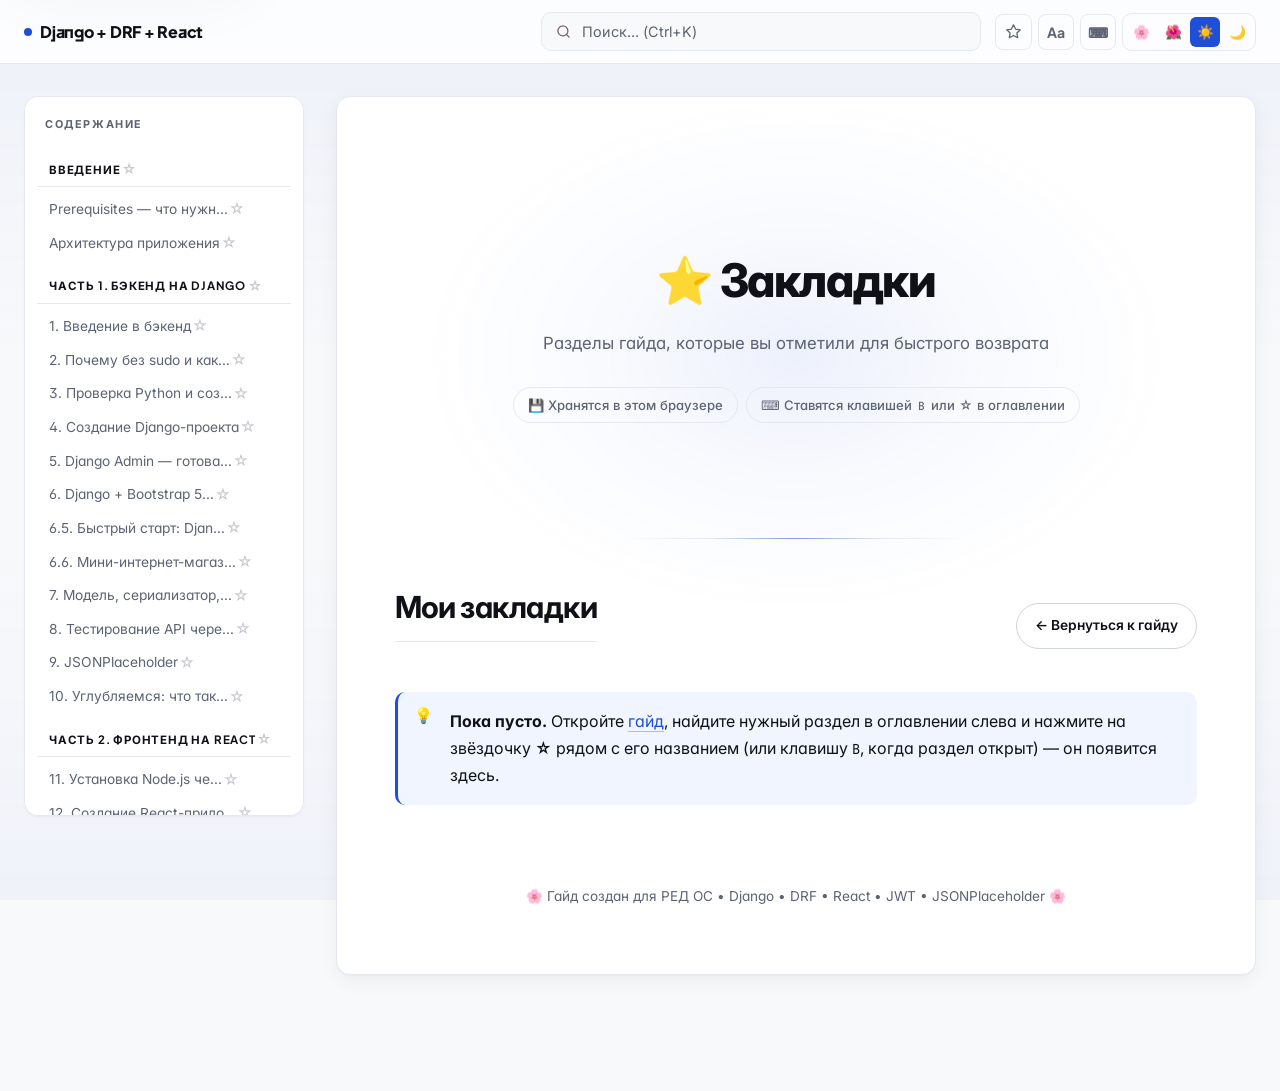
<file: bookmarks.html>
<!DOCTYPE html>
<html lang="ru" data-theme="rose" data-font="modern">
<head>
<meta charset="UTF-8">
<meta name="viewport" content="width=device-width, initial-scale=1.0">
<meta name="description" content="Закладки гайда Django + DRF + React: разделы, сохранённые в этом браузере.">
<meta name="theme-color" content="#fdf2f6" id="metaThemeColor">
<title>⭐ Закладки — Full-Stack гайд Django + DRF + React</title>
<link rel="preconnect" href="https://fonts.googleapis.com">
<link rel="preconnect" href="https://fonts.gstatic.com" crossorigin>
<link href="https://fonts.googleapis.com/css2?family=Inter:wght@400;500;600;700&family=Plus+Jakarta+Sans:wght@500;600;700;800&family=Manrope:wght@500;600;700;800&family=Fraunces:opsz,wght@9..144,500;9..144,600;9..144,700&family=JetBrains+Mono:wght@400;500&display=swap" rel="stylesheet">

<link rel="stylesheet" href="css/fonts.css">
<link rel="stylesheet" href="css/themes.css">
<link rel="stylesheet" href="css/base.css">
<link rel="stylesheet" href="css/layout.css">
<link rel="stylesheet" href="css/components.css">
<link rel="stylesheet" href="css/style.css">
<link rel="stylesheet" href="css/responsive.css">
</head>
<body>

<a href="#content" class="skip-link">Перейти к содержимому</a>

<div id="readingBar" aria-hidden="true"><div id="readingBarFill"></div></div>

<header>
  <div class="brand"><span>Django + DRF + React</span></div>
  <input type="text" id="search" placeholder="Поиск... (Ctrl+K)" autocomplete="off" aria-label="Поиск по гайду">
  <div class="header-btns">
    <a class="icon-btn bm-page-link" href="bookmarks.html" title="Мои закладки"><svg viewBox="0 0 24 24" aria-hidden="true"><path d="M12 2.6l2.95 5.98 6.6.96-4.78 4.66 1.13 6.57L12 17.66l-5.9 3.11 1.13-6.57L2.45 9.54l6.6-.96L12 2.6z"/></svg><span class="bm-counter"></span></a>
    <button type="button" class="icon-btn" id="fontBtn" title="Шрифт" aria-label="Выбрать шрифт">Aa</button>
    <button type="button" class="icon-btn" id="hotkeysBtn" title="Горячие клавиши" aria-label="Показать горячие клавиши">⌨</button>
    <div class="theme-switch" role="group" aria-label="Цветовая тема">
      <button type="button" class="theme-btn" data-theme-btn="rose" title="Розовая" aria-label="Розовая тема">🌸</button>
      <button type="button" class="theme-btn" data-theme-btn="rose-dark" title="Тёмно-розовая" aria-label="Тёмно-розовая тема">🌺</button>
      <button type="button" class="theme-btn" data-theme-btn="light" title="Светлая" aria-label="Светлая тема">☀️</button>
      <button type="button" class="theme-btn" data-theme-btn="dark" title="Тёмная" aria-label="Тёмная тема">🌙</button>
    </div>
  </div>
</header>

<div class="layout">

  <!-- Оглавление как на главной: JS-ссылки на index.html#раздел + ☆-закладки.
       Сайдбар обязателен для класса .layout (сетка 2 колонки). -->
  <nav class="toc" aria-label="Содержание гайда">
    <h3>Содержание</h3>
    <ul id="bmToc"></ul>
  </nav>

  <main id="content">
    <section class="hero">
      <h1>⭐ Закладки</h1>
      <p>Разделы гайда, которые вы отметили для быстрого возврата</p>
      <div class="meta-info">
        <span>💾 Хранятся в этом браузере</span>
        <span>⌨ Ставятся клавишей <code>B</code> или ☆ в оглавлении</span>
      </div>
    </section>

    <div class="bm-page-head">
      <h2 id="bm-list-title" style="margin-top:0">Мои закладки <span class="bm-count-badge" id="bmPageCount"></span></h2>
      <a class="btn-secondary" href="index.html">← Вернуться к гайду</a>
    </div>

    <!-- Список рендерит js/bookmarks-page.js из localStorage -->
    <ul class="bm-page-list" id="bmPageList"></ul>

    <!-- Пустое состояние: hidden управляется скриптом -->
    <div class="callout tip" id="bmPageEmpty" hidden>
      <p><strong>Пока пусто.</strong> Откройте <a href="index.html">гайд</a>, найдите нужный раздел
      в оглавлении слева и нажмите на звёздочку <b>☆</b> рядом с его названием (или клавишу
      <kbd>B</kbd>, когда раздел открыт) — он появится здесь.</p>
    </div>

    <div class="bm-page-actions">
      <button type="button" class="mark-read danger" id="bmPageClear">🗑 Очистить все закладки</button>
    </div>

    <p class="footer-note">🌸 Гайд создан для РЕД ОС • Django • DRF • React • JWT • JSONPlaceholder 🌸</p>
  </main>
</div>

<button type="button" id="totop" title="Наверх" aria-label="Вернуться наверх">↑</button>

<div id="toast" role="status" aria-live="polite"></div>

<div class="modal-overlay" id="hotkeysModal" role="dialog" aria-modal="true" aria-label="Горячие клавиши">
  <div class="modal">
    <h2>Горячие клавиши</h2>
    <div class="hotkey-row"><span>Поиск по странице</span><kbd>Ctrl</kbd> + <kbd>K</kbd></div>
    <div class="hotkey-row"><span>Показать это окно</span><kbd>?</kbd></div>
    <div class="hotkey-row"><span>Печать / PDF</span><kbd>Ctrl</kbd> + <kbd>P</kbd></div>
    <div class="hotkey-row"><span>Наверх страницы</span><kbd>Home</kbd></div>
    <div class="hotkey-row"><span>В самый низ</span><kbd>End</kbd></div>
    <button type="button" class="modal-close">Закрыть</button>
  </div>
</div>

<div class="modal-overlay" id="fontModal" role="dialog" aria-modal="true" aria-label="Выбор шрифта">
  <div class="modal">
    <h2>Шрифт гайда</h2>
    <p class="muted small" style="margin:0 0 8px">Выберите пресет — выбор сохранится в браузере.</p>
    <div class="font-grid">
      <button type="button" class="font-opt" data-font-opt="modern">
        <div><div class="name">Modern</div><div class="sample">Plus Jakarta Sans + Inter</div></div>
        <div class="check"></div>
      </button>
      <button type="button" class="font-opt" data-font-opt="geometric">
        <div><div class="name">Geometric</div><div class="sample">Manrope + Inter</div></div>
        <div class="check"></div>
      </button>
      <button type="button" class="font-opt" data-font-opt="classic">
        <div><div class="name">Classic</div><div class="sample">Fraunces + Inter (с засечками)</div></div>
        <div class="check"></div>
      </button>
      <button type="button" class="font-opt" data-font-opt="system">
        <div><div class="name">System</div><div class="sample">Нативные системные шрифты</div></div>
        <div class="check"></div>
      </button>
    </div>
    <button type="button" class="modal-close">Закрыть</button>
  </div>
</div>

<script src="js/ui.js" defer></script>
<script src="js/theme.js" defer></script>
<script src="js/idmap.js" defer></script>
<script>window.GUIDE_SECTIONS=["intro-all","prerequisites","architecture","intro","no-sudo","python","django","django-admin","django-bootstrap5","quickstart","shop","api","test-api","jsonplaceholder","deeper","nvm","react","proxy","react-code","jwt","test","run-all","git-intro","extended-model","auth-register","tests","env-config","db-schema","auth-compare","db-python","postgresql","deploy","cors-deep","troubleshooting","glossary","faq","cheatsheet","summary","commands","export"];</script>
<script src="js/progress.js" defer></script>
<script src="js/search.js" defer></script>
<script src="js/bookmarks-page.js" defer></script>
<script src="js/hide-code.js" defer></script>
<script src="js/main.js" defer></script>

</body>
</html>
</file>
<file: css/fonts.css>
:root {
  --font-body: 'Inter', -apple-system, BlinkMacSystemFont, "Segoe UI", Roboto, sans-serif;
  --font-head: 'Plus Jakarta Sans', 'Inter', sans-serif;
  --font-mono: 'JetBrains Mono', 'Fira Code', 'SF Mono', Consolas, monospace;
}

html[data-font="geometric"] {
  --font-head: 'Manrope', 'Inter', sans-serif;
}

html[data-font="classic"] {
  --font-head: 'Fraunces', Georgia, 'Times New Roman', serif;
  --font-body: 'Inter', Georgia, serif;
}

html[data-font="system"] {
  --font-body: system-ui, -apple-system, "Segoe UI", Roboto, sans-serif;
  --font-head: system-ui, -apple-system, "Segoe UI", Roboto, sans-serif;
}
</file>
<file: css/themes.css>
/* ═══════════════════════════════════════════════════════════════
   ФИЛОСОФИЯ
   ─────────────────────────────────────────────────────────────
   • ОДИН акцент — не три.
   • Фон однотонный.
   • Тени нейтральные, многослойные.
   • Розовая тема — реально розовая, не бежевая.
   ═══════════════════════════════════════════════════════════════ */


/* ═══════════════ ROSE (light, default) ═══════════════ */
:root, html[data-theme="rose"] {
  --bg: #fdf2f6;
  --bg-alt: #ffffff;
  --bg-elev: #ffffff;
  --bg-code: #17110f;
  --bg-code-2: #211917;
  --fg: #1c1218;
  --fg-muted: #7a5f6b;
  --fg-code: #ede5e2;

  --accent:        #b81c5c;
  --accent-2:      #8c1244;
  --accent-3:      #d8548a;
  --accent-grad:   #b81c5c;
  --accent-grad-h: #8c1244;
  --accent-soft:   #fbe1ea;
  --accent-glow:   rgba(28, 18, 24, .06);

  --border:        #f2dfe8;
  --border-strong: #e2c5d4;
  --border-glow:   rgba(28, 18, 24, .08);

  --shadow-sm: 0 1px 2px rgba(28,18,24,.04);
  --shadow:    0 1px 2px rgba(28,18,24,.04),
               0 6px 20px rgba(28,18,24,.05);
  --shadow-lg: 0 2px 4px rgba(28,18,24,.04),
               0 14px 40px rgba(28,18,24,.08),
               0 32px 64px rgba(28,18,24,.05);
  --shadow-inset: inset 0 1px 0 rgba(255,255,255,.9);

  --note-bg:   #fdeef4;  --note-border:   #b81c5c;
  --warn-bg:   #fbf6ea;  --warn-border:   #b8862a;
  --ok-bg:     #eef8f2;  --ok-border:     #2f8e63;
  --danger-bg: #fdf3f4;  --danger-border: #c24a56;
  --info-bg:   #eef3fb;  --info-border:   #3b6cb3;

  --card-bg: #ffffff;

  --aurora-1: transparent;
  --aurora-2: transparent;
  --aurora-3: transparent;

  --radius: 14px;
  --radius-sm: 10px;
  --radius-xs: 6px;
  --transition: .18s cubic-bezier(.22,1,.36,1);

  color-scheme: light;
}


/* ═══════════════ ROSE DARK ═══════════════ */
html[data-theme="rose-dark"] {
  --bg: #14060d;
  --bg-alt: #1c0a14;
  --bg-elev: #24101b;
  --bg-code: #050203;
  --bg-code-2: #100609;
  --fg: #f7e9f0;
  --fg-muted: #b48ba1;
  --fg-code: #f7e9f0;

  --accent:        #ff8ab8;
  --accent-2:      #ffb0cc;
  --accent-3:      #d95a8f;
  --accent-grad:   #ff8ab8;
  --accent-grad-h: #ffb0cc;
  --accent-soft:   #2e0f1e;
  --accent-glow:   rgba(0,0,0,.4);

  --border:        #2a0f1c;
  --border-strong: #45192d;
  --border-glow:   rgba(0,0,0,.5);

  --shadow-sm: 0 1px 2px rgba(0,0,0,.5);
  --shadow:    0 1px 2px rgba(0,0,0,.4),
               0 10px 30px rgba(0,0,0,.45);
  --shadow-lg: 0 4px 8px rgba(0,0,0,.4),
               0 20px 56px rgba(0,0,0,.55),
               0 48px 88px rgba(0,0,0,.35);
  --shadow-inset: inset 0 1px 0 rgba(255,255,255,.04);

  --note-bg:   #24101b;  --note-border:   #ff8ab8;
  --warn-bg:   #22190c;  --warn-border:   #e0b062;
  --ok-bg:     #0e1f18;  --ok-border:     #58c191;
  --danger-bg: #241016;  --danger-border: #ef7d92;
  --info-bg:   #101a2c;  --info-border:   #7ca8ff;

  --card-bg: #1c0a14;

  --aurora-1: transparent;
  --aurora-2: transparent;
  --aurora-3: transparent;

  --radius: 14px;
  --radius-sm: 10px;
  --radius-xs: 6px;
  --transition: .18s cubic-bezier(.22,1,.36,1);

  color-scheme: dark;
}


/* ═══════════════ LIGHT ═══════════════ */
html[data-theme="light"] {
  --bg: #f8f9fb;
  --bg-alt: #ffffff;
  --bg-elev: #ffffff;
  --bg-code: #0e1420;
  --bg-code-2: #1a2030;
  --fg: #0f1117;
  --fg-muted: #5c6373;
  --fg-code: #e6ebf3;

  --accent:        #1f4ed8;
  --accent-2:      #1738a8;
  --accent-3:      #4a76f0;
  --accent-grad:   #1f4ed8;
  --accent-grad-h: #1738a8;
  --accent-soft:   #eaf0ff;
  --accent-glow:   rgba(15,17,23,.06);

  --border:        #e5e8ee;
  --border-strong: #cfd4de;
  --border-glow:   rgba(15,17,23,.08);

  --shadow-sm: 0 1px 2px rgba(15,17,23,.04);
  --shadow:    0 1px 2px rgba(15,17,23,.04),
               0 6px 20px rgba(15,17,23,.05);
  --shadow-lg: 0 2px 4px rgba(15,17,23,.04),
               0 14px 40px rgba(15,17,23,.08),
               0 32px 64px rgba(15,17,23,.05);
  --shadow-inset: inset 0 1px 0 rgba(255,255,255,.9);

  --note-bg:   #f0f5ff;  --note-border:   #1f4ed8;
  --warn-bg:   #fbf6ea;  --warn-border:   #b8862a;
  --ok-bg:     #eef8f2;  --ok-border:     #2f8e63;
  --danger-bg: #fdf3f4;  --danger-border: #c24a56;
  --info-bg:   #eef3fb;  --info-border:   #3b6cb3;

  --card-bg: #ffffff;
  --aurora-1: transparent;
  --aurora-2: transparent;
  --aurora-3: transparent;

  --radius: 14px;
  --radius-sm: 10px;
  --radius-xs: 6px;
  --transition: .18s cubic-bezier(.22,1,.36,1);

  color-scheme: light;
}


/* ═══════════════ DARK ═══════════════ */
html[data-theme="dark"] {
  --bg: #0a0c10;
  --bg-alt: #12151b;
  --bg-elev: #1a1e26;
  --bg-code: #04060a;
  --bg-code-2: #0f1218;
  --fg: #eceff5;
  --fg-muted: #8b91a0;
  --fg-code: #eceff5;

  --accent:        #79a2ff;
  --accent-2:      #a4c2ff;
  --accent-3:      #5c8ce8;
  --accent-grad:   #79a2ff;
  --accent-grad-h: #a4c2ff;
  --accent-soft:   #1a2138;
  --accent-glow:   rgba(0,0,0,.4);

  --border:        #1f232c;
  --border-strong: #333a48;
  --border-glow:   rgba(0,0,0,.5);

  --shadow-sm: 0 1px 2px rgba(0,0,0,.5);
  --shadow:    0 1px 2px rgba(0,0,0,.4),
               0 10px 30px rgba(0,0,0,.45);
  --shadow-lg: 0 4px 8px rgba(0,0,0,.4),
               0 20px 56px rgba(0,0,0,.55),
               0 48px 88px rgba(0,0,0,.35);
  --shadow-inset: inset 0 1px 0 rgba(255,255,255,.04);

  --note-bg:   #121a2c;  --note-border:   #79a2ff;
  --warn-bg:   #22190c;  --warn-border:   #e0b062;
  --ok-bg:     #0e1f18;  --ok-border:     #58c191;
  --danger-bg: #241016;  --danger-border: #ef7d92;
  --info-bg:   #101a2c;  --info-border:   #79a2ff;

  --card-bg: #12151b;
  --aurora-1: transparent;
  --aurora-2: transparent;
  --aurora-3: transparent;

  --radius: 14px;
  --radius-sm: 10px;
  --radius-xs: 6px;
  --transition: .18s cubic-bezier(.22,1,.36,1);

  color-scheme: dark;
}
</file>
<file: css/base.css>
*, *::before, *::after { box-sizing: border-box; }

html {
  scroll-behavior: smooth;
  scroll-padding-top: 120px;
  -webkit-text-size-adjust: 100%;
}

html.no-transition,
html.no-transition *,
html.no-transition *::before,
html.no-transition *::after {
  transition: none !important;
}

@media (prefers-reduced-motion: reduce) {
  html { scroll-behavior: auto; }
  *, *::before, *::after {
    animation-duration: .01ms !important;
    animation-iteration-count: 1 !important;
    transition-duration: .01ms !important;
  }
}

body {
  margin: 0;
  font-family: var(--font-body);
  font-size: 16px;
  line-height: 1.7;
  font-feature-settings: "cv02", "cv03", "cv04", "cv11", "ss01";
  -webkit-font-smoothing: antialiased;
  -moz-osx-font-smoothing: grayscale;
  background: var(--bg);
  color: var(--fg);
  overflow-x: hidden;
  padding-bottom: 84px;
  min-height: 100vh;
  position: relative;
}

/* Тонкая акцентная подложка — вертикальный градиент, никаких blob'ов */
body::before {
  content: "";
  position: fixed;
  inset: 0;
  pointer-events: none;
  z-index: 0;
  background: linear-gradient(
    180deg,
    color-mix(in srgb, var(--accent) 5%, transparent) 0%,
    transparent 40%,
    transparent 60%,
    color-mix(in srgb, var(--accent) 4%, transparent) 100%
  );
}
body::after { content: none; }

body > * { position: relative; z-index: 1; }

/* ═══════════ Custom scrollbar ═══════════ */
* { scrollbar-width: thin; scrollbar-color: var(--border-strong) transparent; }
*::-webkit-scrollbar { width: 10px; height: 10px; }
*::-webkit-scrollbar-track { background: transparent; }
*::-webkit-scrollbar-thumb {
  background: var(--border-strong);
  border-radius: 20px;
  border: 3px solid var(--bg);
}
*::-webkit-scrollbar-thumb:hover { background: var(--fg-muted); }

/* ═══════════ Typography ═══════════ */
h1, h2, h3, h4, h5 {
  font-family: var(--font-head);
  line-height: 1.25;
  letter-spacing: -.018em;
  color: var(--fg);
}

h2 {
  font-weight: 700;
  font-size: clamp(1.5rem, 1.1rem + 1.4vw, 1.9rem);
  margin: 72px 0 24px;
  padding-bottom: 16px;
  border-bottom: 1px solid var(--border);
  position: relative;
  scroll-margin-top: 110px;
}
/* Полоска под заголовком h2 — ровно по ширине текста.
   JS (js/toc.js) оборачивает текст h2 в <span class="h2-line">, полоска
   рисуется через ::after этого span'а и ложится на border-bottom самого h2. */
h2 { display: block; }
h2 > .h2-line { display: inline-block; position: relative; }
h2 > .h2-line::after {
  content: "";
  position: absolute;
  bottom: -17px; left: 0; right: 0;
  height: 3px;
  border-radius: 2px;
  background: var(--accent);
}

h3 {
  font-weight: 700;
  font-size: clamp(1.1rem, 1rem + .5vw, 1.32rem);
  margin: 44px 0 14px;
  color: var(--fg);
  position: relative;
  padding-left: 18px;
  scroll-margin-top: 96px;
}
/* Тонкая акцентная полоска по ширине текста заголовков h3 — так же, как у h2.
   JS оборачивает текст h3[id] в span.h3-line (см. js/toc.js). */
h3 > .h3-line { display: inline-block; position: relative; }
h3 > .h3-line::after {
  content: "";
  position: absolute;
  bottom: -10px; left: 0; right: 0;
  height: 2px;
  border-radius: 2px;
  background: color-mix(in srgb, var(--accent) 55%, transparent);
}
h3::before {
  content: "";
  position: absolute;
  left: 0;
  top: .38em;
  bottom: .38em;
  width: 3px;
  border-radius: 2px;
  background: var(--accent);
}

h3:has(.h-icon) {
  padding-left: 0;
  display: flex;
  align-items: center;
  gap: 12px;
  flex-wrap: wrap;
}
h3:has(.h-icon)::before { content: none; }

.h-icon {
  display: inline-block;
  font-size: 1.25em;
  line-height: 1;
  flex-shrink: 0;
  transform: translateY(-1px);
}

h4 {
  font-weight: 700;
  font-size: 1rem;
  margin: 28px 0 10px;
}

p { margin: 14px 0; }

a {
  color: var(--accent);
  text-decoration: none;
  border-bottom: 1px solid color-mix(in srgb, var(--accent) 35%, transparent);
  transition: color .15s, border-color .15s;
}
a:hover {
  color: var(--accent-2);
  border-bottom-color: var(--accent-2);
}

ul, ol { padding-left: 22px; }
li { margin: 6px 0; }
li::marker { color: var(--fg-muted); }

:focus-visible {
  outline: 2px solid var(--accent);
  outline-offset: 3px;
  border-radius: 6px;
}

.muted { color: var(--fg-muted); }
.small { font-size: .88rem; }
.mt-md { margin-top: 12px; }
.footer-note {
  text-align: center;
  margin-top: 60px;
  color: var(--fg-muted);
  font-size: .85rem;
}
.sr-only {
  position: absolute; width: 1px; height: 1px;
  padding: 0; margin: -1px; overflow: hidden;
  clip: rect(0,0,0,0); white-space: nowrap; border: 0;
}

.skip-link {
  position: fixed;
  top: 12px;
  left: 12px;
  z-index: 10000;
  padding: 12px 20px;
  background: var(--fg);
  color: var(--bg);
  font-weight: 600;
  border-radius: 8px;
  border: none;
  box-shadow: var(--shadow-lg);
  transform: translateY(-200%);
  transition: transform .2s cubic-bezier(.22,1,.36,1);
}
.skip-link:focus {
  transform: translateY(0);
  outline: 2px solid var(--accent);
  outline-offset: 3px;
}

::selection {
  background: color-mix(in srgb, var(--accent) 22%, transparent);
  color: var(--fg);
}
</file>
<file: css/layout.css>
/* ═══════════ PROGRESS BAR ═══════════ */
#readingBar {
  position: fixed;
  top: 0; left: 0; right: 0;
  height: 2px;
  z-index: 9999;
  background: transparent;
}
#readingBarFill {
  height: 100%;
  width: 0;
  background: var(--accent);
  transition: width .1s linear;
}

/* ═══════════ HEADER ═══════════
   padding рассчитан так, чтобы край ⚡ в brand совпадал
   с краем TOC, а край кнопок — с краем main.
   Значение 1420px идентично .layout { max-width }             */
header {
  position: sticky;
  top: 0;
  z-index: 100;
  padding: 12px max(24px, calc((100% - 1420px)/2 + 24px));
  display: flex;
  align-items: center;
  gap: 14px;
  background: color-mix(in srgb, var(--bg-alt) 85%, transparent);
  backdrop-filter: blur(12px) saturate(140%);
  -webkit-backdrop-filter: blur(12px) saturate(140%);
  border-bottom: 1px solid var(--border);
  transition: background var(--transition), border-color var(--transition);
}
header::after { content: none; }

.brand {
  display: flex;
  align-items: center;
  gap: 8px;
  font-family: var(--font-head);
  font-weight: 800;
  font-size: 1rem;
  letter-spacing: -.015em;
  white-space: nowrap;
  user-select: none;
  color: var(--fg);
}
.brand::before {
  content: "";
  display: inline-block;
  width: 8px;
  height: 8px;
  border-radius: 50%;
  background: var(--accent);
}

/* ═══════════ SEARCH ═══════════ */
#search {
  flex: 1;
  max-width: 440px;
  margin-left: auto;
  padding: 10px 16px 10px 40px;
  border: 1px solid var(--border);
  border-radius: 10px;
  background: var(--bg);
  color: var(--fg);
  font-family: inherit;
  font-size: .9rem;
  transition: border-color .15s, background .15s;
  background-image: url("data:image/svg+xml;utf8,<svg xmlns='http://www.w3.org/2000/svg' width='15' height='15' fill='none' stroke='%237a5f6b' stroke-width='2' stroke-linecap='round' viewBox='0 0 24 24'><circle cx='11' cy='11' r='8'/><path d='m21 21-4.3-4.3'/></svg>");
  background-repeat: no-repeat;
  background-position: 14px center;
}
#search:focus {
  outline: none;
  border-color: var(--accent);
  background: var(--bg-alt);
}
#search::placeholder { color: var(--fg-muted); }

/* ═══════════ HEADER BUTTONS ═══════════ */
.header-btns { display: flex; align-items: center; gap: 6px; }

.icon-btn {
  width: 36px;
  height: 36px;
  border-radius: 8px;
  border: 1px solid var(--border);
  background: transparent;
  color: var(--fg-muted);
  cursor: pointer;
  display: grid;
  place-items: center;
  font-size: .88rem;
  font-family: var(--font-head);
  font-weight: 700;
  transition: border-color .15s, color .15s, background .15s;
}
.icon-btn:hover {
  border-color: var(--border-strong);
  color: var(--fg);
  background: color-mix(in srgb, var(--fg) 4%, transparent);
}
.icon-btn:active { transform: translateY(1px); }

.theme-switch {
  display: flex;
  gap: 2px;
  padding: 3px;
  border-radius: 10px;
  background: transparent;
  border: 1px solid var(--border);
}
.theme-btn {
  width: 30px; height: 30px;
  border-radius: 6px;
  border: none;
  background: transparent;
  color: var(--fg);
  cursor: pointer;
  font-size: .85rem;
  display: grid;
  place-items: center;
  transition: background .15s;
}
.theme-btn:hover {
  background: color-mix(in srgb, var(--fg) 6%, transparent);
}
.theme-btn.active {
  background: var(--accent);
}
.theme-btn.active::after { content: none; }

/* ═══════════ LAYOUT ═══════════
   1420px — должно совпадать с хедером выше                     */
.layout {
  display: grid;
  grid-template-columns: 280px minmax(0, 1fr);
  max-width: 1420px;
  margin: 0 auto;
  padding: 32px 24px;
  gap: 32px;
  align-items: start;
}

/* ═══════════ SIDEBAR (TOC) ═══════════ */
nav.toc {
  position: sticky;
  top: 88px;
  max-height: calc(100vh - 180px);
  overflow-y: auto;
  padding: 20px 12px;
  background: var(--bg-alt);
  border: 1px solid var(--border);
  border-radius: var(--radius);
  box-shadow: var(--shadow-sm);
  font-size: .9rem;
  transition: background var(--transition), border-color var(--transition);
}
nav.toc h3 {
  margin: 0 0 14px 8px;
  padding: 0;
  font-size: .68rem;
  font-weight: 700;
  letter-spacing: 1.6px;
  text-transform: uppercase;
  color: var(--fg-muted);
  display: block;
  border: none;
}
nav.toc h3::before { content: none; }

nav.toc ul { list-style: none; padding: 0; margin: 0; }
nav.toc li { margin: 1px 0; }

nav.toc a {
  display: block;
  padding: 7px 12px;
  color: var(--fg-muted);
  text-decoration: none;
  border-radius: 6px;
  font-size: .86rem;
  line-height: 1.4;
  transition: color .15s, background .15s, padding .15s;
  position: relative;
  border-bottom: none;
}
nav.toc a:hover {
  color: var(--fg);
  background: color-mix(in srgb, var(--fg) 4%, transparent);
}
nav.toc a.active {
  color: var(--accent);
  background: var(--accent-soft);
  font-weight: 600;
}
nav.toc a.active::before {
  content: "";
  position: absolute;
  left: 0;
  top: 50%;
  transform: translateY(-50%);
  width: 2px;
  height: 60%;
  background: var(--accent);
  border-radius: 2px;
}

/* Кнопка «Отметить как изученное» — скрыта до прихода в конец раздела.
   Показывает её js/progress.js (класс .visible), когда пользователь дочитал
   раздел: кнопка появляется ровно там, где закончился текст. */
.mark-read { opacity: 0; visibility: hidden; }
.mark-read.visible { opacity: 1; visibility: visible; }
@media (prefers-reduced-motion: reduce) {
  .mark-read { opacity: 1; visibility: visible; }
}

/* Групповые заголовки TOC — работают и для <a>, и для <span> */
nav.toc .toc-part {
  display: block;
  padding: 14px 12px 8px;
  margin: 14px 0 6px;
  font-family: var(--font-head);
  font-weight: 700;
  font-size: .72rem;
  text-transform: uppercase;
  letter-spacing: .8px;
  color: var(--fg);
  border-bottom: 1px solid var(--border);
  border-radius: 0;
}
nav.toc .toc-part:first-child { margin-top: 0; }
nav.toc .toc-part:hover {
  color: var(--accent);
  background: transparent;
  padding-left: 12px;
}
nav.toc .toc-part.active {
  color: var(--accent);
  background: transparent;
}
nav.toc .toc-part.active::before { display: none; }

nav.toc .ico { display: none; }

/* ═══════════ ДВУХУРОВНЕВОЕ ДРЕВО (всё раскрыто по умолчанию) ═══════════ */
nav.toc ul.toc-site > li.toc-group { margin: 0; }
nav.toc .toc-sub {
  list-style: none;
  padding: 0 0 4px 0;
  margin: 2px 0 6px;
}
nav.toc .toc-sub a {
  padding: 5px 10px 5px 20px;
  font-size: .8rem;
}

nav.toc .toc-current > .toc-part {
  color: var(--accent);
  border-bottom-color: var(--accent);
}
nav.toc .cur-dot {
  display: inline-block;
  width: 6px; height: 6px;
  border-radius: 50%;
  background: var(--accent);
  margin-left: 6px;
  vertical-align: middle;
}

nav.toc::-webkit-scrollbar { width: 6px; }
nav.toc::-webkit-scrollbar-thumb {
  background: var(--border-strong);
  border-radius: 3px;
  border: none;
}
nav.toc::-webkit-scrollbar-thumb:hover { background: var(--fg-muted); }

/* ═══════════ MAIN ═══════════ */
main {
  min-width: 0;
  background: var(--bg-alt);
  border-radius: var(--radius);
  padding: clamp(28px, 4vw, 56px) clamp(22px, 4.5vw, 60px);
  box-shadow: var(--shadow);
  border: 1px solid var(--border);
  transition: background var(--transition), border-color var(--transition);
}
/* Первый заголовок страницы — без гигантского отступа сверху */
main > h2:first-of-type,
main > section > h2:first-child { margin-top: 8px; }
</file>
<file: css/components.css>
/* ═══════════ WELCOME / PREREQ ═══════════ */
.welcome, .prereq {
  margin: 32px 0;
  padding: 26px 28px;
  background: var(--card-bg);
  border: 1px solid var(--border);
  border-radius: var(--radius);
  box-shadow: var(--shadow-sm);
}
.welcome::before, .prereq::before { content: none; }

.welcome h3, .prereq h3 {
  margin: 0 0 18px;
  padding: 0;
  font-size: 1.1rem;
  font-family: var(--font-head);
  color: var(--fg);
}
.welcome h3::before, .prereq h3::before { content: none; }

.welcome-grid {
  display: grid;
  grid-template-columns: repeat(auto-fit, minmax(210px, 1fr));
  gap: 12px;
}
.welcome-item {
  padding: 14px 16px;
  background: var(--bg);
  border: 1px solid var(--border);
  border-radius: 10px;
  transition: border-color .15s, background .15s;
  font-size: .9rem;
}
.welcome-item:hover {
  border-color: var(--border-strong);
  background: var(--accent-soft);
}
.welcome-item b {
  display: block;
  margin-bottom: 4px;
  font-family: var(--font-head);
  color: var(--fg);
  font-size: .92rem;
  font-weight: 700;
}

/* ═══════════ ARCH ═══════════ */
.arch {
  margin: 24px 0;
  padding: 24px;
  background: var(--bg-code);
  color: var(--fg-code);
  border-radius: var(--radius);
  overflow-x: auto;
  box-shadow: var(--shadow);
  font-family: var(--font-mono);
  font-size: .78rem;
  line-height: 1.55;
  position: relative;
}
.arch::before { content: none; }
.arch pre {
  position: relative;
  background: transparent;
  padding: 0;
  margin: 0;
  box-shadow: none;
  border: none;
}
.arch pre::before { content: none; }
.arch pre .lang-tag,
.arch pre .copy-btn { display: none; }

/* ═══════════ CARDS ═══════════ */
.card-grid {
  display: grid;
  grid-template-columns: repeat(auto-fit, minmax(230px, 1fr));
  gap: 14px;
  margin: 24px 0;
}
.card {
  padding: 20px 22px;
  background: var(--card-bg);
  border: 1px solid var(--border);
  border-radius: var(--radius);
  transition: border-color .18s, box-shadow .18s, transform .18s;
  box-shadow: var(--shadow-sm);
}
.card::before { content: none; }
.card:hover {
  transform: translateY(-2px);
  border-color: var(--border-strong);
  box-shadow: var(--shadow);
}
.card h4 {
  margin: 0 0 6px;
  font-family: var(--font-head);
  font-size: .98rem;
  color: var(--fg);
  font-weight: 700;
}
.card p { margin: 0; font-size: .9rem; color: var(--fg-muted); }

/* ═══════════ CALLOUTS ═══════════ */
.callout {
  margin: 20px 0;
  padding: 16px 20px 16px 52px;
  border-radius: 10px;
  position: relative;
  border-left: 3px solid;
}
.callout::before {
  position: absolute;
  left: 16px; top: 16px;
  font-size: .95rem;
  line-height: 1;
}
.callout p { margin: 4px 0; }
.callout p:first-child { margin-top: 0; }
.callout p:last-child { margin-bottom: 0; }

.callout.tip    { background: var(--note-bg);   border-left-color: var(--note-border); }
.callout.tip::before    { content: "💡"; }
.callout.warn   { background: var(--warn-bg);   border-left-color: var(--warn-border); }
.callout.warn::before   { content: "⚠️"; }
.callout.ok     { background: var(--ok-bg);     border-left-color: var(--ok-border); }
.callout.ok::before     { content: "✅"; }
.callout.danger { background: var(--danger-bg); border-left-color: var(--danger-border); }
.callout.danger::before { content: "❌"; }
.callout.info   { background: var(--info-bg);   border-left-color: var(--info-border); }
.callout.info::before   { content: "ℹ️"; }

/* ═══════════ TABLES ═══════════ */
.table-wrap {
  margin: 22px 0;
  border-radius: 10px;
  overflow: auto;
  border: 1px solid var(--border);
}
table {
  border-collapse: collapse;
  width: 100%;
  font-size: .92rem;
  font-variant-numeric: tabular-nums;
}
th, td {
  border-bottom: 1px solid var(--border);
  padding: 12px 16px;
  text-align: left;
  vertical-align: top;
}
th {
  background: color-mix(in srgb, var(--fg) 3%, transparent);
  color: var(--fg);
  font-family: var(--font-head);
  font-weight: 700;
  font-size: .82rem;
  letter-spacing: .02em;
  white-space: nowrap;
  border-bottom: 1px solid var(--border-strong);
}
tbody tr:nth-child(even) {
  background: color-mix(in srgb, var(--fg) 2%, transparent);
}
tbody tr { transition: background .15s; }
tbody tr:hover {
  background: var(--accent-soft);
}
tbody tr:last-child td { border-bottom: none; }

.table-group {
  background: color-mix(in srgb, var(--fg) 5%, transparent) !important;
  color: var(--fg) !important;
  font-weight: 700 !important;
  font-family: var(--font-head) !important;
  letter-spacing: .3px;
  border-bottom: 1px solid var(--border-strong) !important;
}

table caption {
  caption-side: top;
  text-align: left;
  font-size: .85rem;
  color: var(--fg-muted);
  padding: 0 4px 8px;
}

/* ═══════════ CODE ═══════════ */
code, kbd { font-family: var(--font-mono); font-size: .86em; }

p code,
li code,
td code,
h4 code,
.welcome-item code,
.card p code {
  background: color-mix(in srgb, var(--accent) 8%, transparent);
  color: var(--accent);
  padding: 2px 7px;
  border-radius: 5px;
  font-weight: 500;
  border: 1px solid color-mix(in srgb, var(--accent) 14%, transparent);
  word-break: break-word;
  overflow-wrap: anywhere;
}
.card p code { font-size: .82em; }

pre {
  position: relative;
  background: var(--bg-code);
  color: var(--fg-code);
  padding: 44px 22px 22px;
  border-radius: 10px;
  overflow-x: auto;
  margin: 20px 0;
  box-shadow: var(--shadow);
  border: 1px solid rgba(255,255,255,.04);
  transition: box-shadow .2s;
}
pre:hover {
  box-shadow: var(--shadow-lg);
}
pre::before {
  content: "";
  position: absolute;
  top: 14px; left: 16px;
  width: 10px; height: 10px;
  border-radius: 50%;
  background: #ff5f57;
  box-shadow: 17px 0 0 #febc2e, 34px 0 0 #28c840;
}
pre .lang-tag {
  position: absolute;
  top: 12px; left: 72px;
  padding: 3px 10px;
  font-family: var(--font-mono);
  font-size: .66rem;
  background: rgba(255,255,255,.06);
  color: #a3a3a8;
  border-radius: 6px;
  border: 1px solid rgba(255,255,255,.08);
  letter-spacing: .5px;
  text-transform: uppercase;
}
pre code {
  background: none;
  color: inherit;
  padding: 0;
  font-size: .84rem;
  line-height: 1.7;
  border: none;
}
pre .copy-btn {
  position: absolute;
  top: 12px; right: 14px;
  background: rgba(255,255,255,.06);
  color: #ccc;
  border: 1px solid rgba(255,255,255,.1);
  padding: 6px 12px;
  font-family: inherit;
  font-size: .72rem;
  border-radius: 6px;
  cursor: pointer;
  opacity: 0;
  transition: opacity .2s, background .15s, color .15s;
  display: flex;
  align-items: center;
  gap: 5px;
}
pre .copy-btn::before { content: "📋"; }
pre:hover .copy-btn, pre .copy-btn:focus-visible { opacity: 1; }
pre .copy-btn:hover {
  background: var(--accent);
  color: #fff;
  border-color: var(--accent);
}
pre .copy-btn.copied {
  background: #2f8e63;
  color: #fff;
  border-color: #2f8e63;
  opacity: 1;
}
pre .copy-btn.copied::before { content: "✓"; }

/* ═══════════ MARK-READ + NEXT-SECTION ═══════════ */
.mark-read {
  display: inline-flex;
  align-items: center;
  justify-content: center;
  gap: 10px;
  margin: 2px 0 0;
  padding: 10px 22px;
  border: 1px solid var(--border-strong);
  background: var(--bg-alt);
  color: var(--fg-muted);
  border-radius: 30px;
  font-family: inherit;
  font-size: .86rem;
  font-weight: 600;
  cursor: pointer;
  transition: border-color .18s, color .18s, background .18s;
}
.mark-read::before {
  content: "✓";
  display: grid;
  place-items: center;
  width: 18px; height: 18px;
  border: 1.5px solid var(--border-strong);
  border-radius: 50%;
  color: transparent;
  font-weight: 800;
  font-size: .66rem;
  transition: all .18s;
}
.mark-read:hover {
  border-color: var(--accent);
  color: var(--accent);
}
.mark-read:hover::before {
  border-color: var(--accent);
  background: var(--accent-soft);
}
.mark-read.done {
  background: #2f8e63;
  border-color: #2f8e63;
  color: #fff;
}
.mark-read.done::before {
  background: #fff;
  color: #2f8e63;
  border-color: #fff;
}

/* Контейнер низа раздела: «Назад/Далее» + кнопки закладки и «Отметить как изученное» */
.section-footer {
  display: flex;
  flex-wrap: wrap;
  justify-content: center;
  align-items: center;
  gap: 12px;
  margin: 26px 0 14px;
}
.section-nav {
  display: flex;
  justify-content: space-between;
  align-items: stretch;
  gap: 12px;
  flex: 1 1 100%;
  min-width: 0;
}
.section-nav-spacer { flex: 1; }

/* Панель «Назад / Далее» убрана из DOM и потока: при переходах между
   разделами она вставлялась под заголовок активного раздела и выглядела
   как прилипший блок с чужими названиями. Навигация покрыта деревом TOC
   слева + горячими клавишами J/K. */
.section-nav-dock { display: none !important; }
.section-nav-link {
  flex: 0 1 48%;
  display: flex;
  flex-direction: column;
  gap: 3px;
  padding: 12px 16px;
  font-size: .84rem;
  border: 1px solid var(--border);
  border-radius: 12px;
  background: var(--bg-elev);
  text-decoration: none;
  transition: border-color .15s, box-shadow .15s, transform .15s;
}
.section-nav-link:hover {
  border-color: var(--accent);
  box-shadow: var(--shadow);
  transform: translateY(-1px);
}
.section-nav-link .dir {
  font-size: .72rem;
  font-weight: 700;
  letter-spacing: .04em;
  text-transform: uppercase;
  color: var(--accent);
}
.section-nav-link .ttl {
  font-size: .86rem;
  color: var(--fg);
  line-height: 1.35;
  display: -webkit-box;
  -webkit-line-clamp: 2;
  -webkit-box-orient: vertical;
  overflow: hidden;
}
.section-nav-link.prev { text-align: left; }
.section-nav-link.next { text-align: right; margin-left: auto; }

/* ═══════════ ЗАКЛАДКИ (звёздочки в оглавлении) ═══════════ */
/* Ссылки TOC — grid из двух колонок: [текст 1fr][звезда фикс. 20px].
   Звёздочки всех пунктов стоят строго в одной вертикальной колонне
   (flex+auto-margin раньше давал разброс из-за переноса длинных названий). */
nav.toc ul a[data-star] {
  display: grid;
  /* Ровно 2 колонки: текст | жёсткая колонка звёзд (24px).
     Третья «auto» убрана — из-за неё ширина текстовой колонки отличалась
     между ссылками с меткой текущей страницы и без неё, и звёзды гуляли
     по горизонтали. Метка теперь позиционируется абсолютно и на сетку
     не влияет. */
  grid-template-columns: minmax(0, 1fr) 24px;
  align-items: center;
  column-gap: 6px;
  padding-right: 10px;
  position: relative;
}
.bm-star {
  grid-column: 2;
  justify-self: center;
  align-self: center;
  display: inline-flex;
  align-items: center;
  justify-content: center;
  width: 18px;
  height: 18px;
  flex: none;
  box-sizing: border-box;
  text-align: center;
  font-size: .95rem;
  line-height: 1;
  color: var(--fg-muted);
  opacity: .35;
  cursor: pointer;
  user-select: none;
  transform-origin: 50% 50%;
  transition: opacity .15s, color .15s, transform .15s;
}
/* Сохранённая закладка: только цвет/яркость — без margin-смещений,
   иначе звёзды разъезжаются по горизонтали. */
.bm-star.active { margin-left: 0; }
nav.toc ul a[data-star]:hover .bm-star { opacity: .9; }
.bm-star:hover, .bm-star:focus-visible {
  color: #f59e0b;
  opacity: 1;
  transform: scale(1.25);
}
.bm-star:focus-visible { outline: 2px solid var(--accent); outline-offset: 2px; }
.bm-star.active { color: #f59e0b; opacity: 1; }
/* Звёздочка «текущий раздел» в шапке — не элемент сетки TOC */
.bm-star-current { width: auto; }

/* Ссылка «⭐ Закладки» под оглавлением */
.toc-bookmarks {
  margin-top: 14px;
  padding-top: 12px;
  border-top: 1px solid var(--border);
}
.toc-bookmarks a {
  display: flex;
  align-items: center;
  justify-content: space-between;
  gap: 8px;
  padding: 9px 12px;
  border-radius: 8px;
  border: 1px solid var(--border);
  background: color-mix(in srgb, #f59e0b 6%, var(--bg-alt));
  color: var(--fg);
  font-size: .86rem;
  font-weight: 600;
  text-decoration: none;
  transition: border-color .15s, background .15s;
}
.toc-bookmarks a:hover {
  border-color: #f59e0b;
  background: color-mix(in srgb, #f59e0b 12%, var(--bg-alt));
}
.bm-badge {
  min-width: 20px;
  padding: 1px 7px;
  border-radius: 10px;
  background: #f59e0b;
  color: #fff;
  font-size: .72rem;
  font-weight: 700;
  text-align: center;
}
.bm-badge:empty { display: none; }

/* ═══════════ СТРАНИЦА «ЗАКЛАДКИ» (bookmarks.html) ═══════════ */
.layout-single { grid-template-columns: minmax(0, 1fr); }
.bm-page-head {
  display: flex;
  align-items: center;
  justify-content: space-between;
  gap: 16px;
  flex-wrap: wrap;
  margin: 8px 0 18px;
}
.bm-count-badge {
  display: inline-block;
  min-width: 24px;
  padding: 2px 9px;
  border-radius: 12px;
  background: #f59e0b;
  color: #fff;
  font-size: .8rem;
  font-weight: 700;
  vertical-align: middle;
}
.bm-count-badge:empty { display: none; }
.btn-secondary {
  display: inline-flex;
  align-items: center;
  gap: 6px;
  padding: 10px 18px;
  border: 1px solid var(--border-strong);
  border-radius: 30px;
  background: var(--bg-alt);
  color: var(--fg);
  font-size: .86rem;
  font-weight: 600;
  text-decoration: none;
  transition: border-color .15s, color .15s;
}
.btn-secondary:hover { border-color: var(--accent); color: var(--accent); }

.bm-page-list { list-style: none; margin: 0 0 26px; padding: 0; }
.bm-item {
  display: flex;
  align-items: center;
  gap: 10px;
  padding: 12px 16px;
  margin-bottom: 8px;
  border: 1px solid var(--border);
  border-radius: 10px;
  background: var(--bg-elev);
  transition: border-color .15s;
}
.bm-item:hover { border-color: var(--border-strong); }
.bm-title {
  flex: 1;
  min-width: 0;
  color: var(--fg);
  text-decoration: none;
  font-weight: 600;
  font-size: .92rem;
  line-height: 1.35;
}
.bm-title::before { content: "⭐ "; }
.bm-title:hover { color: var(--accent); }
.bm-del {
  flex: none;
  width: 26px;
  height: 26px;
  padding: 0;
  font-size: 1.05rem;
  line-height: 1;
  color: var(--fg-muted);
  background: transparent;
  border: none;
  border-radius: 6px;
  cursor: pointer;
}
.bm-del:hover { color: var(--danger, #dc2626); background: color-mix(in srgb, #dc2626 8%, transparent); }

.bm-page-actions { display: flex; gap: 12px; }
.mark-read.danger { border-color: color-mix(in srgb, #dc2626 40%, var(--border-strong)); color: var(--danger, #dc2626); }
.mark-read.danger:hover { background: color-mix(in srgb, #dc2626 8%, var(--bg-alt)); border-color: #dc2626; }

/* ═══════════ FAQ ═══════════ */
.faq { margin: 22px 0; }
.faq-item {
  margin-bottom: 8px;
  border: 1px solid var(--border);
  border-radius: 10px;
  overflow: hidden;
  transition: border-color .18s;
  background: var(--bg-alt);
}
.faq-item:hover { border-color: var(--border-strong); }
.faq-item.open {
  border-color: var(--border-strong);
}

.faq-q {
  width: 100%;
  padding: 16px 20px;
  cursor: pointer;
  font-family: var(--font-head);
  font-weight: 600;
  font-size: .96rem;
  background: transparent;
  display: flex;
  align-items: center;
  justify-content: space-between;
  gap: 12px;
  user-select: none;
  color: var(--fg);
  border: none;
  text-align: left;
  transition: background .15s;
}
.faq-q:hover { background: color-mix(in srgb, var(--fg) 3%, transparent); }
.faq-q::after {
  content: "+";
  transition: transform .25s cubic-bezier(.22,1,.36,1);
  color: var(--fg-muted);
  font-size: 1.2rem;
  font-weight: 400;
  flex-shrink: 0;
  line-height: 1;
}
.faq-item.open .faq-q::after { transform: rotate(45deg); }

.faq-a {
  max-height: 0;
  overflow: hidden;
  transition: max-height .35s cubic-bezier(.22,1,.36,1), padding .25s;
  padding: 0 20px;
  color: var(--fg-muted);
}
.faq-item.open .faq-a {
  max-height: 2000px;
  padding: 16px 20px;
  border-top: 1px solid var(--border);
  background: var(--bg);
}

/* ═══════════ SEARCH MARKS + COUNTER ═══════════ */
mark.hit {
  background: #fde047;
  color: #1a202c;
  padding: 0 3px;
  border-radius: 3px;
}
mark.hit.current {
  background: var(--accent);
  color: #fff;
  scroll-margin-top: 150px;
}
#searchCounter {
  position: fixed;
  right: 24px;
  padding: 6px 14px;
  background: var(--fg);
  color: var(--bg);
  border-radius: 20px;
  font-size: .78rem;
  font-weight: 600;
  z-index: 200;
  box-shadow: var(--shadow);
  font-variant-numeric: tabular-nums;
  pointer-events: none;
  transition: top .2s;
}
#searchCounter:empty { display: none; }

/* ═══════════ TOTOP ═══════════ */
#totop {
  position: fixed;
  bottom: 96px; right: 24px;
  width: 44px; height: 44px;
  border-radius: 50%;
  border: 1px solid var(--border);
  background: var(--bg-alt);
  color: var(--fg);
  font-size: 1.1rem;
  cursor: pointer;
  box-shadow: var(--shadow);
  opacity: 0;
  pointer-events: none;
  transform: translateY(12px);
  transition: opacity .2s, transform .2s, border-color .15s;
  z-index: 500;
}
#totop.show {
  opacity: 1;
  pointer-events: auto;
  transform: translateY(0);
}
#totop:hover {
  border-color: var(--accent);
  color: var(--accent);
}

/* ═══════════ STUDY BAR ═══════════ */
#studyBar {
  position: fixed;
  left: 0; right: 0; bottom: 0;
  padding: 12px max(24px, calc((100% - 1420px)/2 + 24px));
  display: flex;
  align-items: center;
  gap: 16px;
  background: color-mix(in srgb, var(--bg-alt) 92%, transparent);
  backdrop-filter: blur(14px) saturate(140%);
  -webkit-backdrop-filter: blur(14px) saturate(140%);
  border-top: 1px solid var(--border);
  z-index: 400;
  font-size: .88rem;
  transition: background var(--transition);
}
#studyBar .icon {
  width: 34px; height: 34px;
  border-radius: 50%;
  background: var(--bg);
  border: 1px solid var(--border);
  display: grid;
  place-items: center;
  flex-shrink: 0;
}
#studyBar .icon::after { content: none; }
#studyBar .icon span {
  font-size: .66rem;
  font-weight: 700;
  color: var(--fg);
  font-variant-numeric: tabular-nums;
}
#studyBar .label strong { color: var(--fg); font-variant-numeric: tabular-nums; }
#studyBar .bar-track {
  flex: 1;
  height: 4px;
  background: var(--border);
  border-radius: 2px;
  overflow: hidden;
  max-width: 400px;
}
#studyBar .bar-fill {
  height: 100%;
  width: 0;
  background: var(--accent);
  border-radius: 2px;
  transition: width .4s cubic-bezier(.22,1,.36,1);
}
#studyBar .bar-btn {
  padding: 7px 12px;
  border-radius: 8px;
  background: transparent;
  border: 1px solid var(--border);
  color: var(--fg-muted);
  font-family: inherit;
  font-size: .8rem;
  cursor: pointer;
  transition: border-color .15s, color .15s;
  display: flex;
  align-items: center;
  gap: 6px;
  white-space: nowrap;
}
#studyBar .bar-btn:hover {
  border-color: var(--border-strong);
  color: var(--fg);
}
#studyBar .bar-btn.danger:hover {
  border-color: var(--danger-border);
  color: var(--danger-border);
}
#studyBar .spacer { margin-left: auto; }

#studyBar.complete {
  background: color-mix(in srgb, var(--bg-alt) 92%, transparent);
}
#studyBar.complete .label::after {
  content: " — готово 🎉";
  color: #2f8e63;
  font-weight: 700;
}

/* ═══════════ TOAST ═══════════ */
#toast {
  position: fixed;
  bottom: 100px;
  left: 50%;
  padding: 12px 22px;
  background: var(--fg);
  color: var(--bg);
  border-radius: 10px;
  font-family: var(--font-head);
  font-size: .88rem;
  font-weight: 600;
  box-shadow: var(--shadow-lg);
  opacity: 0;
  pointer-events: none;
  transform: translateX(-50%) translateY(16px);
  transition: opacity .25s, transform .25s cubic-bezier(.22,1,.36,1);
  z-index: 900;
  white-space: nowrap;
}
#toast.show {
  opacity: 1;
  transform: translateX(-50%) translateY(0);
}

/* ═══════════ MODAL ═══════════ */
.modal-overlay {
  position: fixed;
  inset: 0;
  background: rgba(10, 8, 12, .5);
  backdrop-filter: blur(6px);
  -webkit-backdrop-filter: blur(6px);
  display: none;
  place-items: center;
  z-index: 1000;
  padding: 20px;
}
.modal-overlay.show { display: grid; }

.modal {
  background: var(--bg-alt);
  border: 1px solid var(--border);
  border-radius: var(--radius);
  padding: 32px 36px;
  max-width: 520px;
  width: 100%;
  box-shadow: var(--shadow-lg);
  animation: modalIn .25s cubic-bezier(.22,1,.36,1);
  max-height: 90vh;
  overflow-y: auto;
}
@keyframes modalIn {
  from { opacity: 0; transform: translateY(10px) scale(.98); }
  to   { opacity: 1; transform: translateY(0) scale(1); }
}
.modal h2 {
  margin: 0 0 20px;
  border: none;
  padding: 0;
  font-family: var(--font-head);
  font-size: 1.2rem;
  font-weight: 700;
  display: flex;
  align-items: center;
  gap: 10px;
}

/* Обнуляем глобальный h2::before (полоску) внутри модалок —
   иначе эмодзи/иконка сплющивается в полоску 56×2px. */
.modal h2::before {
  content: none;
  position: static;
  width: auto;
  height: auto;
  background: none;
  box-shadow: none;
}
.modal h2::after { display: none; }

/* Иконки модалок — через отдельный псевдоэлемент, чтобы
   не конфликтовать с полоской h2::before базовой темы */
#hotkeysModal .modal h2::before { content: "⌨️"; font-size: 1.1em; line-height: 1; }
#fontModal    .modal h2::before { content: "Aa"; font-size: 1.05em; font-weight: 800; }

.hotkey-row {
  display: flex;
  align-items: center;
  justify-content: space-between;
  padding: 11px 0;
  border-bottom: 1px solid var(--border);
  font-size: .9rem;
}
.hotkey-row:last-child { border-bottom: none; }
.hotkey-row kbd {
  display: inline-block;
  padding: 3px 8px;
  background: var(--bg);
  border: 1px solid var(--border-strong);
  border-radius: 5px;
  font-family: var(--font-mono);
  font-size: .74rem;
  font-weight: 600;
  color: var(--fg);
}
.modal-close {
  margin-top: 20px;
  width: 100%;
  padding: 10px;
  border: 1px solid var(--border);
  background: transparent;
  border-radius: 8px;
  color: var(--fg-muted);
  cursor: pointer;
  font-family: inherit;
  font-size: .88rem;
  transition: border-color .15s, color .15s;
}
.modal-close:hover {
  border-color: var(--accent);
  color: var(--accent);
}

/* Font picker */
.font-grid { display: grid; gap: 8px; margin-top: 12px; }
.font-opt {
  display: flex;
  align-items: center;
  justify-content: space-between;
  padding: 14px 18px;
  border: 1px solid var(--border);
  border-radius: 10px;
  background: var(--bg-alt);
  cursor: pointer;
  transition: border-color .15s, background .15s;
  text-align: left;
  font-family: inherit;
}
.font-opt:hover {
  border-color: var(--border-strong);
}
.font-opt.active {
  border-color: var(--accent);
  background: var(--accent-soft);
}
.font-opt .name {
  font-weight: 700;
  font-family: var(--font-head);
  font-size: .96rem;
  color: var(--fg);
}
.font-opt .sample {
  font-size: .8rem;
  color: var(--fg-muted);
  margin-top: 3px;
}
.font-opt[data-font-opt="modern"]    .name { font-family: 'Plus Jakarta Sans', sans-serif; }
.font-opt[data-font-opt="geometric"] .name { font-family: 'Manrope', sans-serif; }
.font-opt[data-font-opt="classic"]   .name { font-family: 'Fraunces', serif; }
.font-opt[data-font-opt="system"]    .name { font-family: system-ui, sans-serif; }
.font-opt .check {
  width: 20px; height: 20px;
  border-radius: 50%;
  border: 1.5px solid var(--border-strong);
  display: grid;
  place-items: center;
  color: transparent;
  font-weight: 800;
  font-size: .66rem;
  flex-shrink: 0;
  margin-left: 12px;
  transition: all .15s;
}
.font-opt.active .check {
  background: var(--accent);
  border-color: var(--accent);
  color: #fff;
}
.font-opt.active .check::after { content: "✓"; }

/* ═══════════ TOOLTIPS ═══════════ */
code.has-tip {
  cursor: help;
  transition: background-color .15s, border-color .15s;
}
code.has-tip:hover,
code.has-tip:focus-visible {
  background: color-mix(in srgb, var(--accent) 16%, transparent);
  border-color: var(--accent);
}

#tooltip {
  position: fixed;
  z-index: 9999;
  padding: 9px 13px;
  background: var(--fg);
  color: var(--bg);
  border-radius: 8px;
  font-family: var(--font-body);
  font-size: .8rem;
  font-weight: 500;
  line-height: 1.5;
  text-align: left;
  max-width: min(340px, calc(100vw - 24px));
  box-shadow: var(--shadow-lg);
  pointer-events: none;
  opacity: 0;
  transform: translateY(4px);
  transition: opacity .15s, transform .15s;
}
#tooltip.show {
  opacity: 1;
  transform: translateY(0);
}
#tooltip::before {
  content: "";
  position: absolute;
  left: 50%;
  bottom: -5px;
  transform: translateX(-50%) rotate(45deg);
  width: 8px;
  height: 8px;
  background: var(--fg);
}
#tooltip.below::before {
  bottom: auto;
  top: -5px;
  transform: translateX(-50%) rotate(-135deg);
}
/* ═══════ Закладки: страница bookmarks.html (звёздочки в TOC — выше, блок «ЗАКЛАДКИ») ═══════ */
.bm-star.active { color: #f2b632; }
/* Кнопка «Мои закладки» в шапке: SVG-звезда + счётчик в одном flex-ряде,
   ничего не наезжает друг на друга на любых темах/размерах. */
.icon-btn.bm-page-link {
  text-decoration: none;
  width: auto;
  min-width: 36px;
  padding: 0 9px;
  gap: 5px;
  display: inline-flex;
  align-items: center;
  justify-content: center;
}
.icon-btn.bm-page-link svg {
  width: 17px; height: 17px;
  fill: none;
  stroke: currentColor;
  stroke-width: 1.8;
  stroke-linejoin: round;
  flex: none;
}
.icon-btn.bm-page-link.has-bm svg { fill: #f2b632; stroke: #e6a817; }
.bm-counter {
  min-width: 16px; height: 16px; padding: 0 4px;
  border-radius: 8px; background: var(--accent, #d6336c); color: #fff;
  font-size: 10px; font-weight: 700; line-height: 16px; text-align: center;
  font-family: var(--font-head, inherit);
}
.bm-counter:empty { display: none; }

/* ═══════════ PAGE CARDS (обложка index.html после разбивки на страницы) ═══════════ */
.page-card-list {
  display: grid;
  grid-template-columns: repeat(auto-fit, minmax(280px, 1fr));
  gap: 16px;
  margin: 24px 0 8px;
}
.page-card {
  display: flex;
  flex-direction: column;
  gap: 10px;
  padding: 22px 24px;
  background: var(--card-bg);
  border: 1px solid var(--border);
  border-radius: var(--radius);
  box-shadow: var(--shadow-sm);
  transition: border-color .18s, box-shadow .18s, transform .18s;
}
.page-card:hover {
  transform: translateY(-2px);
  border-color: var(--border-strong);
  box-shadow: var(--shadow);
}
.page-card-icon { font-size: 1.9rem; line-height: 1; }
.page-card h3 {
  margin: 0;
  font-family: var(--font-head);
  font-size: 1.05rem;
  font-weight: 700;
}
.page-card h3 a { color: var(--fg); text-decoration: none; }
.page-card h3 a:hover { color: var(--accent, #d6336c); }
.page-card p { margin: 0; color: var(--fg-muted); font-size: .9rem; line-height: 1.5; }
.page-card-sections {
  margin: 4px 0 2px;
  padding: 8px 0 0;
  border-top: 1px dashed var(--border);
  list-style: none;
  display: flex;
  flex-direction: column;
  gap: 5px;
  font-size: .88rem;
}
.page-card-sections li {
  position: relative;
  padding-left: 14px;
  line-height: 1.35;
}
.page-card-sections li::before {
  content: "";
  position: absolute;
  left: 0; top: .5em;
  width: 5px; height: 5px;
  border-radius: 50%;
  background: var(--accent, #d6336c);
  opacity: .55;
}
.page-card-sections a { color: var(--accent, #d6336c); text-decoration: none; }
.page-card-sections a:hover { text-decoration: underline; }
.page-card-open {
  margin-top: auto;
  align-self: flex-start;
}

/* ─── Ctrl+B: режим «без Python-кода» (js/hide-code.js) ─── */
pre[data-code-hidden] {
  display: none !important;
}

/* Человеческое описание вместо скрытого блока кода.
   В режиме «с кодом» описания скрыты атрибутом [hidden]. */
.code-desc[hidden] {
  display: none !important;
}

.code-desc {
  margin: 0.5rem 0 1.25rem;
  padding: 0.85rem 1.1rem;
  border-left: 4px solid var(--accent);
  background: var(--accent-soft);
  border-radius: 0 8px 8px 0;
  font-size: 0.95rem;
  line-height: 1.65;
  color: var(--fg);
}

.code-desc p {
  margin: 0;
}

.code-desc code {
  background: var(--bg-code);
  color: var(--fg-code);
}

.code-desc b {
  color: var(--accent-2);
}


/* Заголовок-путь файла над блоком кода (раздел 34): остаётся видимым при Ctrl+B */
.code-title {
  font-family: var(--font-mono, monospace);
  font-size: .8rem;
  font-weight: 600;
  color: var(--text-muted, #666);
  background: var(--surface-2, rgba(127,127,127,.08));
  border: 1px solid var(--border, rgba(127,127,127,.2));
  border-bottom: none;
  border-radius: 8px 8px 0 0;
  padding: .3rem .7rem;
  margin: 1rem 0 0;
}
.code-title + pre { margin-top: 0; }
[data-code-hidden="true"] + .code-desc { display: block; }

[data-code-hidden="true"] .lang-tag { display: none; }

/* Раздел 34: в режиме «без кода» скрываются только python/html-файлы
   (обычным правилом pre[data-code-hidden]), команды bash остаются видимыми,
   а вместо скрытых файлов показываются карточки-подсказки .commands-only */
html[data-no-python] .commands-only { display: block !important; }
.commands-only[hidden] { display: none; }
html:not([data-no-python]) .commands-only { display: none !important; }

/* ─── Быстрая навигация по вариантам раздела 34 ─── */
.variant-nav {
  display: flex;
  flex-wrap: wrap;
  gap: .5rem;
  margin: .9rem 0 1.2rem;
}
.variant-chip {
  display: inline-block;
  padding: .35rem .85rem;
  border: 1px solid var(--border, rgba(127,127,127,.25));
  border-radius: 999px;
  background: var(--surface-2, rgba(127,127,127,.08));
  font-size: .85rem;
  font-weight: 600;
  text-decoration: none;
}
.variant-chip:hover {
  border-color: var(--accent);
  color: var(--accent);
}

/* Бейдж «Терминал» у блоков с командами — видно, что это выполнять в консоли */
pre[data-lang-badge="bash"]::after {
  content: "Терминал — выполнять по порядку";
  position: absolute;
  top: .45rem;
  right: .6rem;
  font-size: .68rem;
  font-weight: 700;
  letter-spacing: .02em;
  color: #fff;
  background: var(--accent-2, #10b981);
  padding: .12rem .5rem;
  border-radius: 999px;
  pointer-events: none;
}
</file>
<file: css/style.css>
/* ═══════════ HERO ═══════════ */
.hero {
  position: relative;
  text-align: center;
  padding: clamp(56px, 8vw, 104px) clamp(20px, 4vw, 56px) clamp(72px, 9vw, 120px);
  margin-bottom: 48px;
  background: transparent;
  border: none;
  box-shadow: none;
  overflow: visible;
}

/* Мягкое свечение за заголовком — радиальный градиент, не блоб.
   Очень низкая прозрачность (8% → 3% → 0) добавляет глубину,
   но не отвлекает. Работает в обеих темах, т.к. завязано на --accent. */
.hero::before {
  content: "";
  position: absolute;
  top: -12%;
  left: 50%;
  transform: translateX(-50%);
  width: min(760px, 92%);
  height: 130%;
  background: radial-gradient(
    ellipse at center,
    color-mix(in srgb, var(--accent) 8%, transparent) 0%,
    color-mix(in srgb, var(--accent) 3%, transparent) 35%,
    transparent 72%
  );
  pointer-events: none;
  z-index: 0;
}

/* Разделитель — градиентная линия, растворяется по краям,
   акцент в центре. Заменяет резкую 120×1px полоску. */
.hero::after {
  content: "";
  position: absolute;
  bottom: 0;
  left: 50%;
  transform: translateX(-50%);
  width: 60%;
  max-width: 340px;
  height: 1px;
  background: linear-gradient(
    90deg,
    transparent 0%,
    var(--border-strong) 25%,
    var(--accent) 50%,
    var(--border-strong) 75%,
    transparent 100%
  );
  opacity: .55;
}

.hero h1 {
  position: relative;
  z-index: 1;
  font-family: var(--font-head);
  font-weight: 800;
  font-size: clamp(1.9rem, 1rem + 3.2vw, 2.9rem);
  margin: 0 0 20px;
  letter-spacing: -.03em;
  line-height: 1.2;
  padding-bottom: 4px;
  color: var(--fg);
  text-wrap: balance;
}
html[data-font="classic"] .hero h1 { letter-spacing: -.01em; }

.hero > p {
  position: relative;
  z-index: 1;
  color: var(--fg-muted);
  font-size: 1.05rem;
  margin: 0 auto;
  max-width: 580px;
  line-height: 1.6;
  text-wrap: balance;
}

.hero .meta-info {
  position: relative;
  z-index: 1;
  display: flex;
  flex-wrap: wrap;
  gap: 8px;
  justify-content: center;
  margin-top: 30px;
}
.meta-info span {
  display: inline-flex;
  align-items: center;
  gap: 6px;
  padding: 6px 14px;
  border-radius: 20px;
  background: transparent;
  border: 1px solid var(--border);
  color: var(--fg-muted);
  font-weight: 500;
  font-size: .82rem;
  font-variant-numeric: tabular-nums;
  transition: border-color .15s, color .15s, background .15s;
}
.meta-info span:hover {
  border-color: var(--border-strong);
  color: var(--fg);
  background: color-mix(in srgb, var(--fg) 3%, transparent);
}

.hero .badges {
  position: relative;
  z-index: 1;
  display: flex;
  flex-wrap: wrap;
  gap: 6px;
  justify-content: center;
  margin-top: 18px;
}
.badge {
  padding: 5px 12px;
  border-radius: 18px;
  font-size: .76rem;
  font-weight: 600;
  background: transparent;
  color: var(--fg-muted);
  border: 1px solid var(--border);
  transition: border-color .15s, color .15s, background .15s;
  cursor: default;
}
.badge:hover {
  border-color: var(--accent);
  color: var(--accent);
  background: color-mix(in srgb, var(--accent) 6%, transparent);
}

/* ═══════════ REVEAL ═══════════ */
.reveal {
  opacity: 0;
  transform: translateY(16px);
  transition: opacity .6s cubic-bezier(.22,1,.36,1),
              transform .6s cubic-bezier(.22,1,.36,1);
}
.reveal.visible { opacity: 1; transform: none; }

/* ═══════════ PRINT ═══════════ */
@media print {
  header, nav.toc, #totop, #studyBar, #readingBar, #toast,
  .modal-overlay, .mark-read, .skip-link,
  .bm-star, .toc-bookmarks, .section-nav, .section-nav-dock,
  pre .copy-btn, pre::before, pre .lang-tag,
  body::before, .hero::before, .hero::after {
    display: none !important;
  }
  /* Подсветка кода в печати — всегда светлая тема, независимо от темы сайта */
  #hljs-theme { display: none !important; }
  pre code, pre code.hljs { color: #000 !important; background: transparent !important; }
  .hljs-keyword, .hljs-built_in, .hljs-name, .hljs-type { font-weight: bold !important; }
  .hljs-string, .hljs-attr, .hljs-symbol { color: #1a6b1a !important; }
  .hljs-comment { color: #777 !important; font-style: italic !important; }
  .hljs-number, .hljs-literal { color: #824a00 !important; }
  body { background: #fff; color: #000; padding: 0; font-size: 11pt; }
  .layout { display: block; padding: 0; max-width: none; }
  main {
    box-shadow: none; border: none; padding: 0;
    background: #fff; color: #000;
    backdrop-filter: none;
  }
  h2::before { background: #000 !important; }
  h3::before { background: #000 !important; }
  .hero h1 { color: #000 !important; }
  th, .table-group {
    background: #eee !important;
    color: #000 !important;
    border-bottom: 1px solid #000 !important;
  }
  pre {
    background: #f4f4f4 !important;
    color: #000 !important;
    border: 1px solid #ccc;
    page-break-inside: avoid;
    font-size: 9pt;
    white-space: pre-wrap;
    word-break: break-word;
  }
  pre code { color: #000 !important; }
  .callout {
    background: #f9f9f9 !important;
    border: 1px solid #ddd;
    border-left-width: 3px;
    page-break-inside: avoid;
  }
  h2, h3 { page-break-after: avoid; }
  table { page-break-inside: avoid; }
  a { color: #000; text-decoration: underline; }
  /* Печать/PDF: показываем URL внешних ссылок прямо в тексте */
  main a[href^="http"]::after {
    content: " (" attr(href) ")";
    font-size: 8.5pt;
    color: #555;
    text-decoration: none;
    word-break: break-all;
  }
}
</file>
<file: css/responsive.css>
@media (max-width: 1100px) {
  .layout { grid-template-columns: 270px 1fr; gap: 24px; }
}

@media (max-width: 900px) {
  .layout {
    grid-template-columns: 1fr;
    padding: 16px 14px;
    gap: 16px;
  }
  nav.toc {
    position: static;
    max-height: none;
    padding: 16px 10px;
  }
  nav.toc > ul { display: grid; grid-template-columns: repeat(auto-fill, minmax(160px, 1fr)); }
  nav.toc a.toc-part { grid-column: 1 / -1; }
  /* на узких экранах дерево остаётся вертикальным списком — все пункты видны */
  nav.toc ul.toc-site { display: block; }
  nav.toc .toc-sub a { padding-left: 24px; }
  main { padding: 30px 24px; }
  header {
    padding: 10px 14px;
    gap: 8px;
    flex-wrap: wrap;
  }
  #search {
    max-width: none;
    order: 3;
    flex-basis: 100%;
    margin-left: 0;
  }
  .brand span { display: none; }
  pre { padding: 40px 16px 18px; }
  pre::before { top: 13px; left: 14px; }
  pre .lang-tag { left: 70px; }
  #studyBar {
    padding: 10px 16px;
    gap: 10px;
    font-size: .82rem;
  }
  #studyBar .bar-track { max-width: none; }
  #studyBar .bar-btn .txt { display: none; }
  #searchCounter { right: 14px; }
  #totop { bottom: 90px; right: 16px; width: 48px; height: 48px; }
}

@media (max-width: 600px) {
  main { padding: 22px 16px; border-radius: 14px; }
  .hero { padding: 32px 8px 44px; margin-bottom: 32px; }
  .hero h1 { font-size: 1.55rem; }
  h2 { margin: 48px 0 20px; font-size: 1.28rem; }
  h3 { font-size: 1.08rem; padding-left: 16px; }
  h3::before { width: 4px; }
  .meta-info span { font-size: .78rem; padding: 6px 12px; }
  .badge { font-size: .72rem; padding: 5px 11px; }
  table { font-size: .82rem; }
  th, td { padding: 9px 12px; }
  .callout { padding: 16px 18px 16px 52px; }
  .callout::before { width: 26px; height: 26px; left: 14px; top: 16px; font-size: .9rem; }
  .welcome, .prereq { padding: 20px 18px; }
  .modal { padding: 26px 22px; }
  .mark-read { font-size: .82rem; padding: 10px 20px; }
  .bm-page-head { flex-direction: column; align-items: flex-start; }
  .section-nav-link .ttl { font-size: .78rem; }
  .section-nav { flex-direction: column; }
  #toast { font-size: .82rem; padding: 11px 20px; bottom: 84px; }
}
</file>
